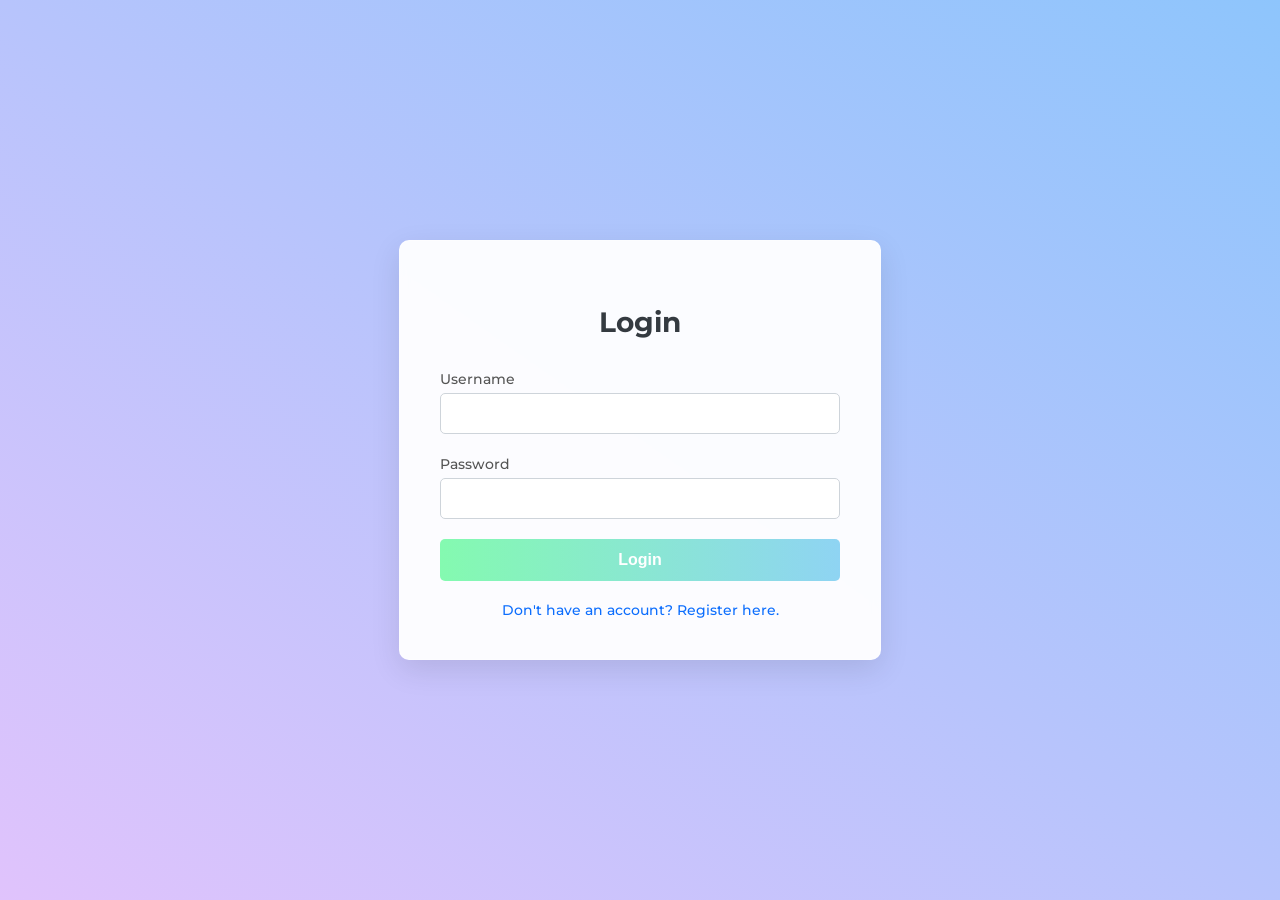
<file: index.html>
<!DOCTYPE html>
<html lang="en">
<head>
    <meta charset="UTF-8">
    <title>Bookstore Manager</title>
    <link rel="stylesheet" href="styles.css">
</head>
<body>

    <script>
        const accessToken = localStorage.getItem('accessToken');
        if (!accessToken) {
            window.location.href = 'login.html';
        }
    </script>

<header class="main-header">
    <h1>Bookstore Manager</h1>
    <div class="user-info">
        <span id="username-display"></span>
        <button id="logout-btn">Logout</button>
    </div>
</header>

    <nav class="nav-tabs">
        <button class="nav-tab active" data-view="books">Books</button>
        <button class="nav-tab" data-view="authors">Authors</button>
        <button class="nav-tab" data-view="publishers">Publishers</button>
    </nav>

    <main>
        <div id="books-view" class="view-content">
            <div class="container">
                <div class="articles-list">
                    <h2>Books</h2>
                    <ul id="book-list"></ul>
                </div>
                <div class="article-form">
                    <h2>Add / Update Book</h2>
                    <form id="book-form">
                        <input type="text" id="book-id" disabled hidden>
                        <div class="form-group"><label for="book-title">Title</label><input type="text" id="book-title" required></div>
                        <div class="form-group"><label for="book-author-id">Author ID</label><input type="number" id="book-author-id" required></div>
                        <div class="form-group"><label for="book-publisher-id">Publisher ID</label><input type="number" id="book-publisher-id" required></div>
                        <div class="buttons">
                            <button type="button" class="btn-add">Add Book</button>
                            <button type="button" class="btn-update">Update Book</button>
                            <button type="button" class="btn-delete">Delete Book</button>
                        </div>
                    </form>
                </div>
            </div>
        </div>

        <div id="authors-view" class="view-content hidden">
            <div class="container">
                <div class="articles-list">
                    <h2>Authors</h2>
                    <ul id="author-list"></ul>
                </div>
                <div class="article-form">
                    <h2>Add / Update Author</h2>
                    <form id="author-form">
                        <input type="text" id="author-id" disabled hidden>
                        <div class="form-group"><label for="author-name">Name</label><input type="text" id="author-name" required></div>
                        <div class="buttons">
                            <button type="button" class="btn-add">Add Author</button>
                            <button type="button" class="btn-update">Update Author</button>
                            <button type="button" class="btn-delete">Delete Author</button>
                        </div>
                    </form>
                </div>
            </div>
        </div>

        <div id="publishers-view" class="view-content hidden">
            <div class="container">
                 <div class="articles-list">
                    <h2>Publishers</h2>
                    <ul id="publisher-list"></ul>
                </div>
                <div class="article-form">
                    <h2>Add / Update Publisher</h2>
                    <form id="publisher-form">
                        <input type="text" id="publisher-id" disabled hidden>
                        <div class="form-group"><label for="publisher-name">Name</label><input type="text" id="publisher-name" required></div>
                        <div class="buttons">
                            <button type="button" class="btn-add">Add Publisher</button>
                            <button type="button" class="btn-update">Update Publisher</button>
                            <button type="button" class="btn-delete">Delete Publisher</button>
                        </div>
                    </form>
                </div>
            </div>
        </div>
    </main>

    <script src="https://code.jquery.com/jquery-3.6.0.min.js"></script>
    <script src="js/api.js"></script>
    <script src="js/main.js"></script>

</body>
</html>
</file>
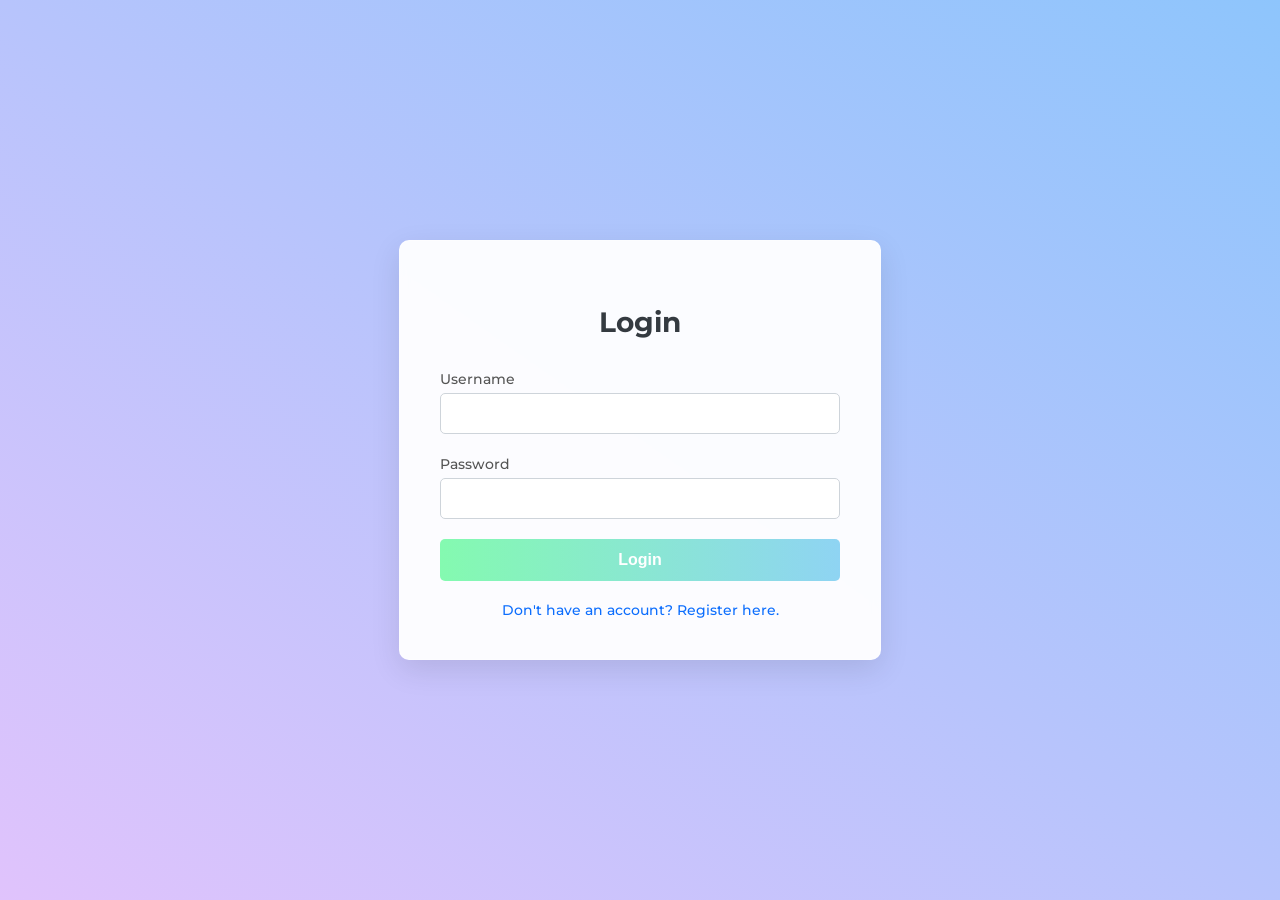
<file: login.html>
<!DOCTYPE html>
<html lang="en">
<head>
    <meta charset="UTF-8">
    <title>Login - Bookstore</title>
    <link rel="stylesheet" href="styles.css">
</head>
<body>
    <div class="auth-container">
        <h2>Login</h2>
        <form id="login-form">
            <div class="form-group">
                <label for="username">Username</label>
                <input type="text" id="username" required>
            </div>
            <div class="form-group">
                <label for="password">Password</label>
                <input type="password" id="password" required>
            </div>
            <div class="buttons">
                <button type="submit" class="btn-update">Login</button>
            </div>
            <div class="form-link">
                <a href="register.html">Don't have an account? Register here.</a>
            </div>
        </form>
    </div>

    <script src="https://code.jquery.com/jquery-3.6.0.min.js"></script>
    <script src="js/auth.js"></script>
</body>
</html>
</file>
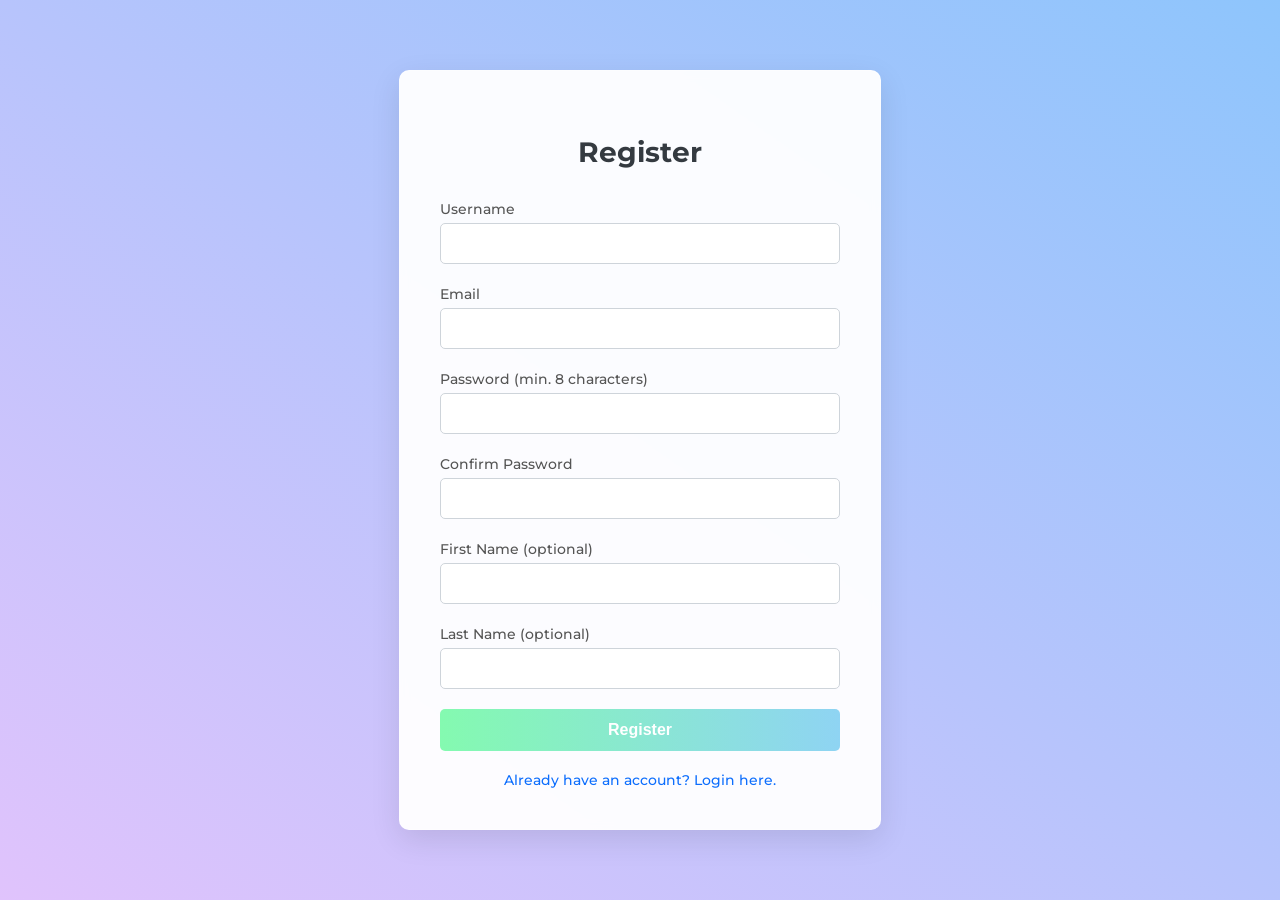
<file: register.html>
<!DOCTYPE html>
<html lang="en">
<head>
    <meta charset="UTF-8">
    <title>Register - Bookstore</title>
    <link rel="stylesheet" href="styles.css">
</head>
<body>
    <div class="auth-container">
        <h2>Register</h2>
        <form id="register-form">
            <div class="form-group">
                <label for="username">Username</label>
                <input type="text" id="username" required>
            </div>
            <div class="form-group">
                <label for="email">Email</label>
                <input type="email" id="email" required>
            </div>
            <div class="form-group">
                <label for="password">Password (min. 8 characters)</label>
                <input type="password" id="password" required>
            </div>
            <div class="form-group">
                <label for="password2">Confirm Password</label>
                <input type="password" id="password2" required>
            </div>
             <div class="form-group">
                <label for="first_name">First Name (optional)</label>
                <input type="text" id="first_name">
            </div>
             <div class="form-group">
                <label for="last_name">Last Name (optional)</label>
                <input type="text" id="last_name">
            </div>
            <div class="buttons">
                <button type="submit" class="btn-add">Register</button>
            </div>
            <div class="form-link">
                <a href="login.html">Already have an account? Login here.</a>
            </div>
        </form>
    </div>

    <script src="https://code.jquery.com/jquery-3.6.0.min.js"></script>
    <script src="js/auth.js"></script>
</body>
</html>
</file>
<file: styles.css>
@import url('https://fonts.googleapis.com/css2?family=Montserrat:wght@400;500;700&display=swap');

body {
    font-family: 'Montserrat', sans-serif;
    background-color: #f8f9fa;
    background-image: linear-gradient(to top right, #e0c3fc 0%, #8ec5fc 100%);
    color: #212529;
    margin: 0;
    padding: 20px;
    display: flex;
    justify-content: center;
    align-items: center;
    min-height: 100vh;
    box-sizing: border-box;
}

h1, h2 {
    color: #343a40;
}

.auth-container {
    max-width: 400px;
    width: 100%;
    padding: 40px;
    background-color: rgba(255, 255, 255, 0.95);
    border-radius: 10px;
    box-shadow: 0 10px 30px rgba(0,0,0,0.1);
    backdrop-filter: blur(5px);
    border: 1px solid rgba(255, 255, 255, 0.3);
}

.auth-container h2 {
    text-align: center;
    margin-bottom: 30px;
    font-size: 28px;
    font-weight: 700;
}

.form-group {
    margin-bottom: 20px;
    position: relative;
}

.form-group label {
    font-weight: 500;
    font-size: 14px;
    color: #555;
}

.form-group input {
    width: 100%;
    padding: 12px 10px;
    border: 1px solid #ced4da;
    border-radius: 5px;
    box-sizing: border-box;
    margin-top: 5px;
    transition: border-color 0.3s ease, box-shadow 0.3s ease;
}

.form-group input:focus {
    outline: none;
    border-color: #8ec5fc;
    box-shadow: 0 0 0 3px rgba(142, 197, 252, 0.4);
}

.buttons button {
    width: 100%;
    padding: 12px 15px;
    border: none;
    border-radius: 5px;
    color: white;
    cursor: pointer;
    font-size: 16px;
    font-weight: bold;
    background-image: linear-gradient(to right, #84fab0 0%, #8fd3f4 51%, #84fab0 100%);
    background-size: 200% auto;
    transition: 0.5s;
}

.buttons button:hover {
    background-position: right center;
}

.form-link {
    text-align: center;
    margin-top: 20px;
    font-size: 14px;
}

.form-link a {
    color: #0d6efd;
    text-decoration: none;
    font-weight: 500;
}

.form-link a:hover {
    text-decoration: underline;
}
</file>
